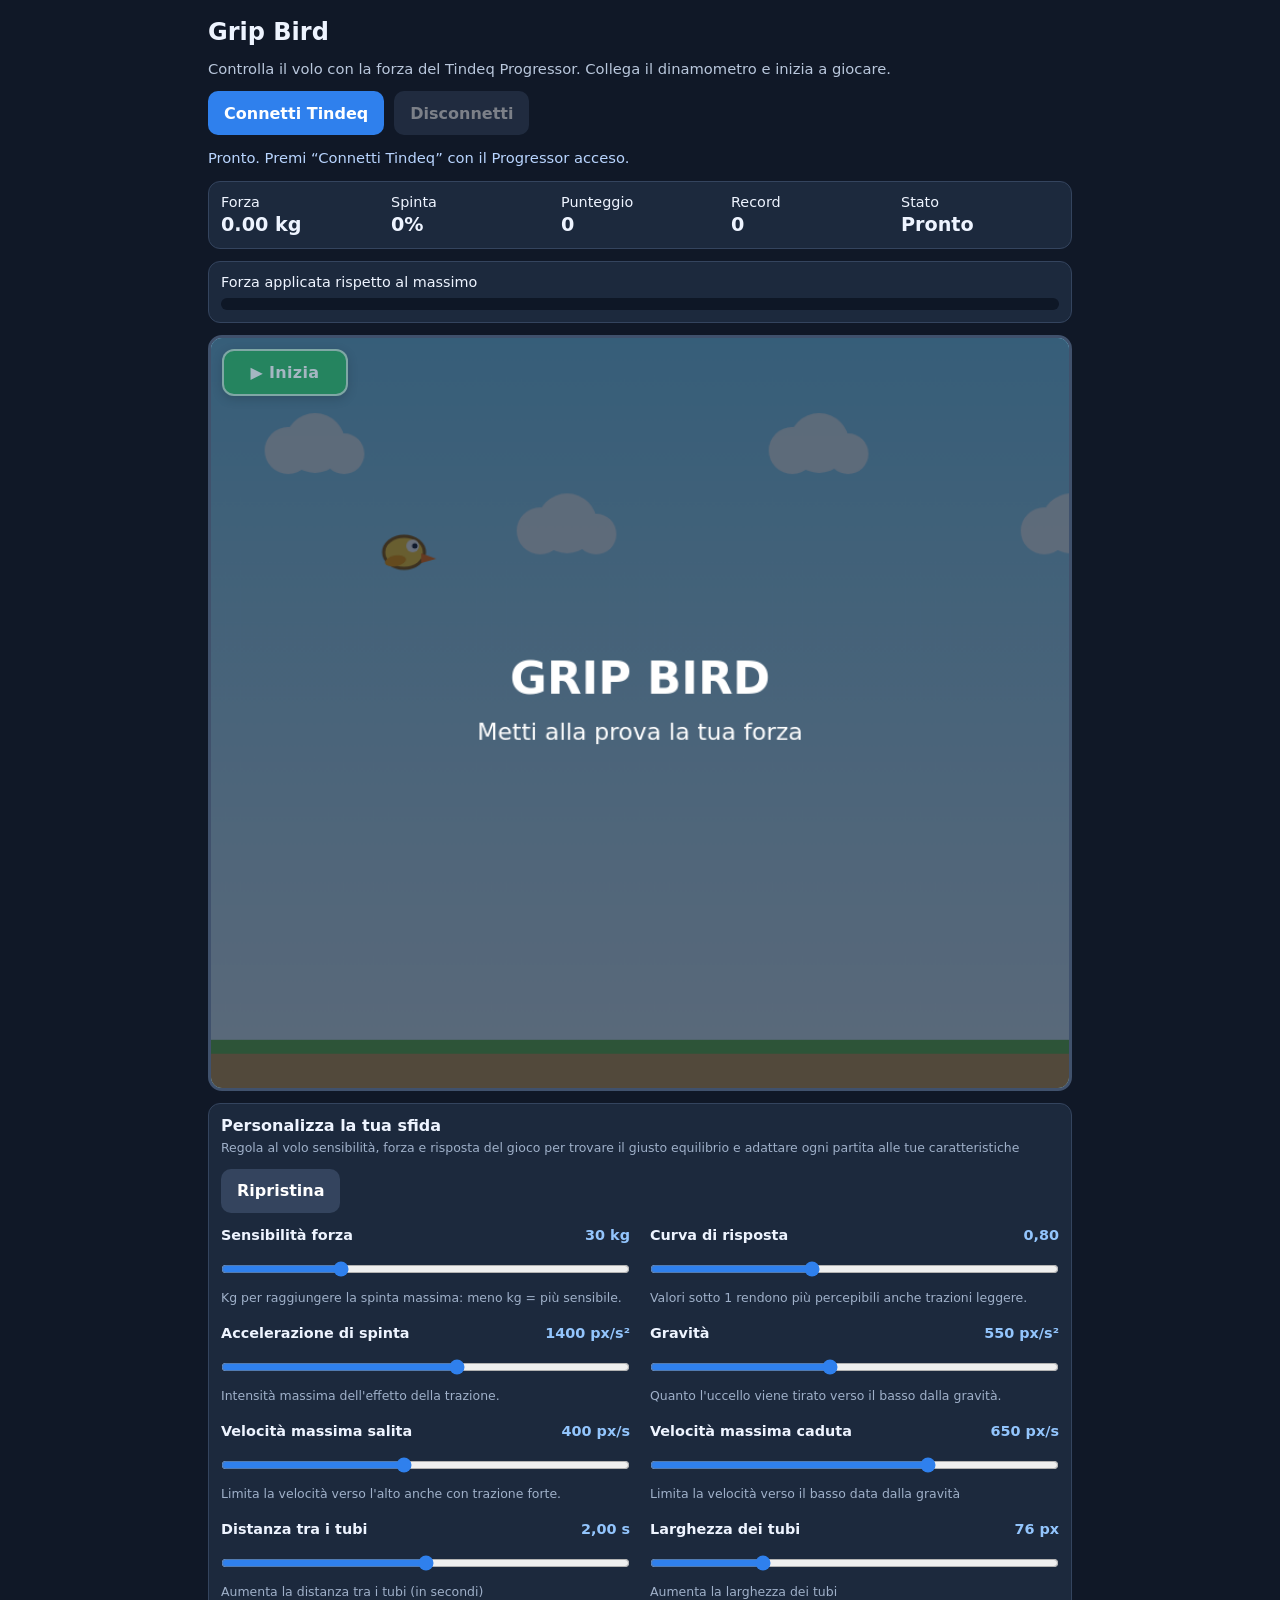
<file: index.html>
<!doctype html>

<html lang="it">
  <head>
    <meta charset="utf-8" />
    <meta name="viewport" content="width=device-width, initial-scale=1">
    <title>Grip Bird — Tindeq Progressor</title>
    <link rel="stylesheet" href="style.css" />
  </head>

  <body>
    <main>
      <h1>Grip Bird</h1>
      <p>
        Controlla il volo con la forza del Tindeq Progressor. Collega il
        dinamometro e inizia a giocare.
      </p>

      <div class="toolbar">
        <button id="connect">Connetti Tindeq</button>
        <button id="disconnect" class="secondary" disabled>Disconnetti</button>
      </div>
      <p id="status">
        Pronto. Premi “Connetti Tindeq” con il Progressor acceso.
      </p>

      <div class="panel stats">
        <div class="stat">Forza<strong id="force">0.00 kg</strong></div>
        <div class="stat">Spinta<strong id="lift">0%</strong></div>
        <div class="stat">Punteggio<strong id="score">0</strong></div>
        <div class="stat">Record<strong id="best">0</strong></div>
        <div class="stat">Stato<strong id="state">Pronto</strong></div>
      </div>

      <div class="panel">
        <div class="stat">Forza applicata rispetto al massimo</div>
        <div class="force-meter"><div id="forceBar"></div></div>
      </div>

      <div class="game-wrap">
        <canvas
          id="game"
          width="800"
          height="700"
          aria-label="Gioco Grip Bird"
        ></canvas>

        <button id="start" class="start-overlay" type="button">▶ Inizia</button>
      </div>

      <section class="panel config-panel" aria-label="Controlli di gioco">
        <div class="config-heading">
          <div>
            <strong>Personalizza la tua sfida</strong>
            <small>
              Regola al volo sensibilità, forza e risposta del gioco per trovare
              il giusto equilibrio e adattare ogni partita alle tue
              caratteristiche
            </small>
          </div>
          <button id="resetConfig" class="secondary" type="button">
            Ripristina
          </button>
        </div>

        <div class="control-grid">
          <label class="tune">
            Sensibilità forza <output id="maxKgOut"></output>
            <input id="maxKgInput" type="range" min="2" max="100" step="1" />
            <small>
              Kg per raggiungere la spinta massima: meno kg = più sensibile.
            </small>
          </label>

          <label class="tune">
            Curva di risposta <output id="exponentOut"></output>
            <input
              id="exponentInput"
              type="range"
              min="0.35"
              max="1.5"
              step="0.05"
            />
            <small>
              Valori sotto 1 rendono più percepibili anche trazioni leggere.
            </small>
          </label>

          <label class="tune">
            Accelerazione di spinta <output id="liftOut"></output>
            <input id="liftInput" type="range" min="300" max="2200" step="25" />
            <small>Intensità massima dell'effetto della trazione.</small>
          </label>

          <label class="tune">
            Gravità <output id="gravityOut"></output>
            <input
              id="gravityInput"
              type="range"
              min="200"
              max="1000"
              step="10"
            />
            <small>Quanto l'uccello viene tirato verso il basso dalla gravità.</small>
          </label>

          <label class="tune">
            Velocità massima salita <output id="riseOut"></output>
            <input id="riseInput" type="range" min="80" max="800" step="10" />
            <small>
              Limita la velocità verso l'alto anche con trazione forte.
            </small>
          </label>

          <label class="tune">
            Velocità massima caduta <output id="fallOut"></output>
            <input id="fallInput" type="range" min="100" max="900" step="10" />
            <small>Limita la velocità verso il basso data dalla gravità</small>
          </label>

          <label class="tune">
            Distanza tra i tubi <output id="pipeIntervalOut"></output>
            <input
              id="pipeIntervalInput"
              type="range"
              min="1"
              max="3"
              step="0.1"
            />
            <small>Aumenta la distanza tra i tubi (in secondi)</small>
          </label>

          <label class="tune">
            Larghezza dei tubi <output id="pipeWidthOut"></output>
            <input
              id="pipeWidthInput"
              type="range"
              min="60"
              max="120"
              step="1"
            />
            <small>Aumenta la larghezza dei tubi</small>
          </label>
        </div>
      </section>
    </main>

    <script src="script.js"></script>
  </body>
</html>
</file>
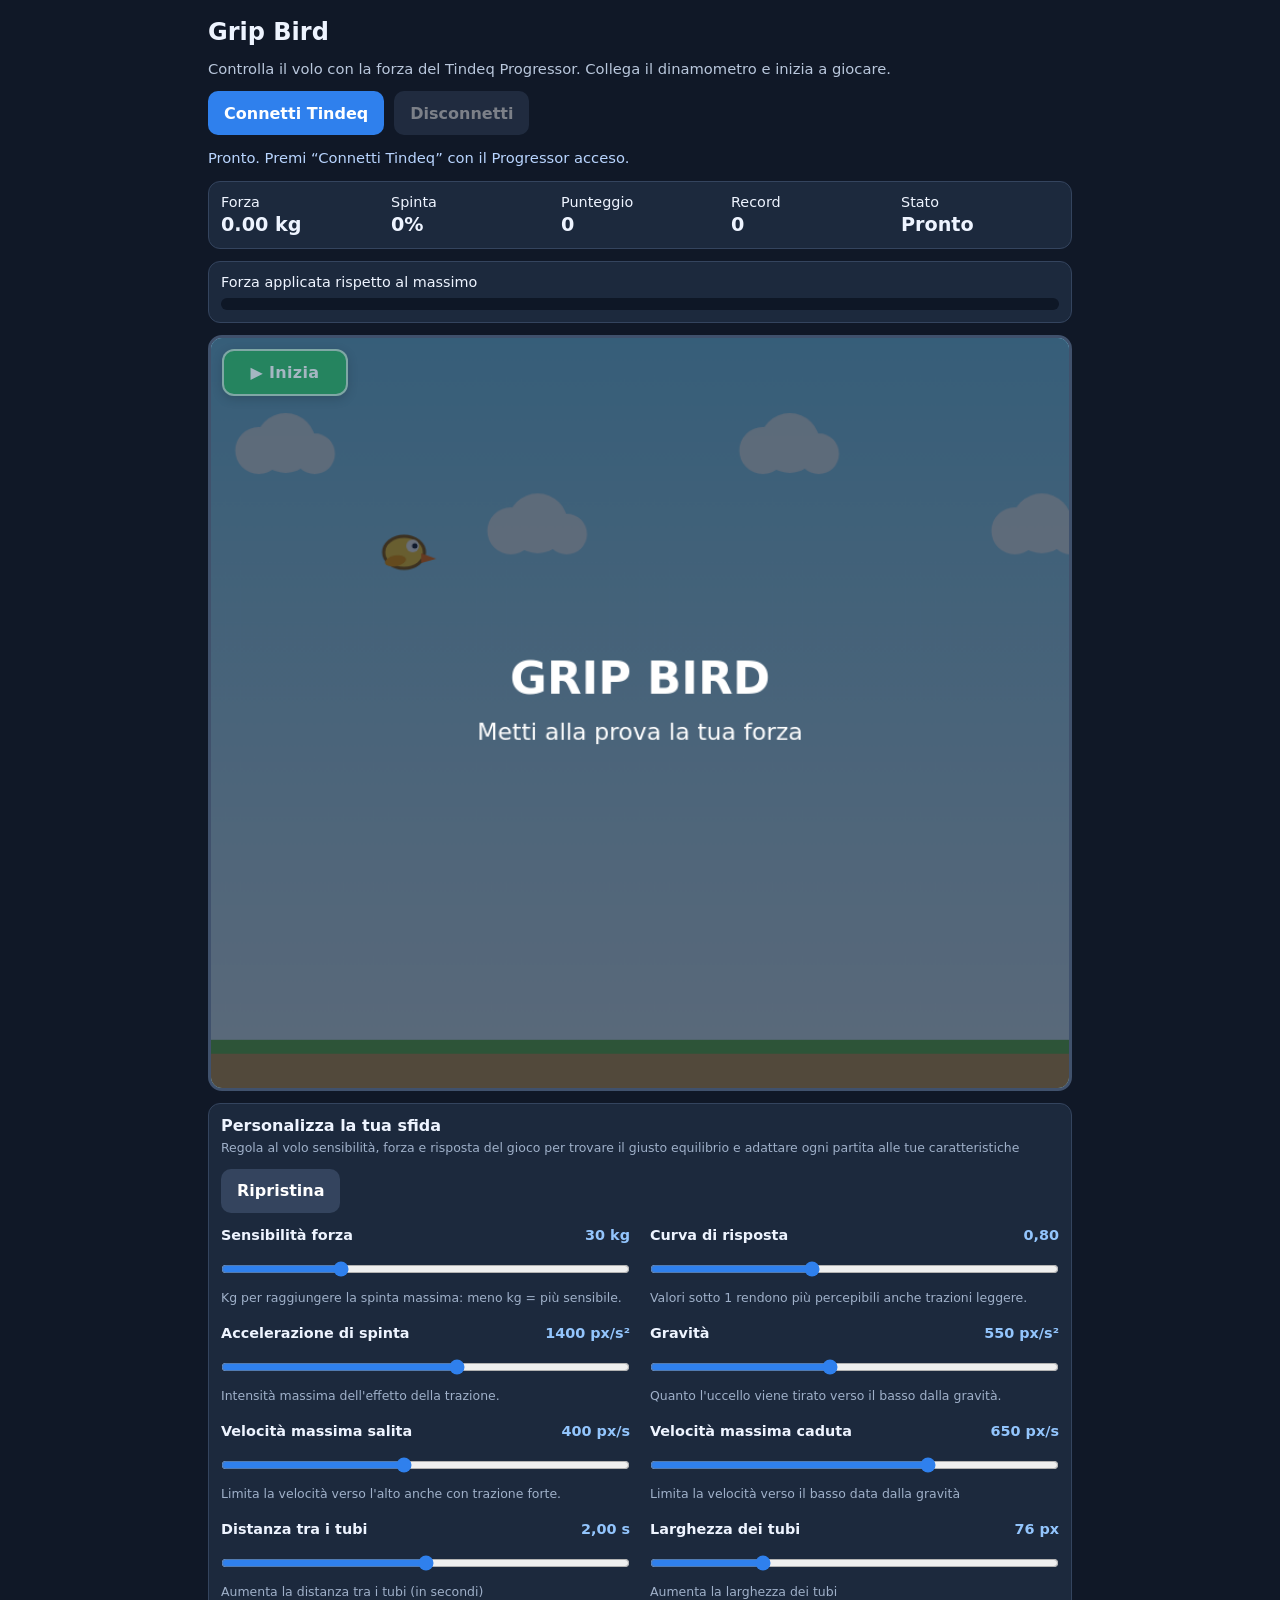
<file: GripBird.html>
<!doctype html>

<html lang="it">
  <head>
    <meta charset="utf-8" />
    <meta
      name="viewport"
      content="width=device-width,initial-scale=1,maximum-scale=1,user-scalable=no"
    />
    <title>Grip Bird — Tindeq Progressor</title>
    <link rel="stylesheet" href="style.css" />
  </head>

  <body>
    <main>
      <h1>Grip Bird</h1>
      <p>
        Controlla il volo con la forza del Tindeq Progressor. Collega il
        dinamometro e inizia a giocare.
      </p>

      <div class="toolbar">
        <button id="connect">Connetti Tindeq</button>
        <button id="disconnect" class="secondary" disabled>Disconnetti</button>
      </div>
      <p id="status">
        Pronto. Premi “Connetti Tindeq” con il Progressor acceso.
      </p>

      <div class="panel stats">
        <div class="stat">Forza<strong id="force">0.00 kg</strong></div>
        <div class="stat">Spinta<strong id="lift">0%</strong></div>
        <div class="stat">Punteggio<strong id="score">0</strong></div>
        <div class="stat">Record<strong id="best">0</strong></div>
        <div class="stat">Stato<strong id="state">Pronto</strong></div>
      </div>

      <div class="panel">
        <div class="stat">Forza applicata rispetto al massimo</div>
        <div class="force-meter"><div id="forceBar"></div></div>
      </div>

      <div class="game-wrap">
        <canvas
          id="game"
          width="800"
          height="700"
          aria-label="Gioco Grip Bird"
        ></canvas>

        <button id="start" class="start-overlay" type="button">▶ Inizia</button>
      </div>

      <section class="panel config-panel" aria-label="Controlli di gioco">
        <div class="config-heading">
          <div>
            <strong>Personalizza la tua sfida</strong>
            <small>
              Regola al volo sensibilità, forza e risposta del gioco per trovare
              il giusto equilibrio e adattare ogni partita alle tue
              caratteristiche
            </small>
          </div>
          <button id="resetConfig" class="secondary" type="button">
            Ripristina
          </button>
        </div>

        <div class="control-grid">
          <label class="tune">
            Sensibilità forza <output id="maxKgOut"></output>
            <input id="maxKgInput" type="range" min="2" max="100" step="1" />
            <small>
              Kg per raggiungere la spinta massima: meno kg = più sensibile.
            </small>
          </label>

          <label class="tune">
            Curva di risposta <output id="exponentOut"></output>
            <input
              id="exponentInput"
              type="range"
              min="0.35"
              max="1.5"
              step="0.05"
            />
            <small>
              Valori sotto 1 rendono più percepibili anche trazioni leggere.
            </small>
          </label>

          <label class="tune">
            Accelerazione di spinta <output id="liftOut"></output>
            <input id="liftInput" type="range" min="300" max="2200" step="25" />
            <small>Intensità massima dell'effetto della trazione.</small>
          </label>

          <label class="tune">
            Gravità <output id="gravityOut"></output>
            <input
              id="gravityInput"
              type="range"
              min="200"
              max="1000"
              step="10"
            />
            <small>Quanto l'uccello viene tirato verso il basso dalla gravità.</small>
          </label>

          <label class="tune">
            Velocità massima salita <output id="riseOut"></output>
            <input id="riseInput" type="range" min="80" max="800" step="10" />
            <small>
              Limita la velocità verso l'alto anche con trazione forte.
            </small>
          </label>

          <label class="tune">
            Velocità massima caduta <output id="fallOut"></output>
            <input id="fallInput" type="range" min="100" max="900" step="10" />
            <small>Limita la velocità verso il basso data dalla gravità</small>
          </label>

          <label class="tune">
            Distanza tra i tubi <output id="pipeIntervalOut"></output>
            <input
              id="pipeIntervalInput"
              type="range"
              min="1"
              max="3"
              step="0.1"
            />
            <small>Aumenta la distanza tra i tubi (in secondi)</small>
          </label>

          <label class="tune">
            Larghezza dei tubi <output id="pipeWidthOut"></output>
            <input
              id="pipeWidthInput"
              type="range"
              min="60"
              max="120"
              step="1"
            />
            <small>Aumenta la larghezza dei tubi</small>
          </label>
        </div>
      </section>
    </main>

    <script src="script.js"></script>
  </body>
</html>
</file>
<file: style.css>
:root {
  color-scheme: dark;
  font-family:
    system-ui,
    -apple-system,
    BlinkMacSystemFont,
    "Segoe UI",
    sans-serif;
}

* {
  box-sizing: border-box;
}

body {
  margin: 0;
  background: #101827;
  color: #eef4ff;
  display: flex;
  min-height: 100vh;
  justify-content: center;
}

main {
  width: min(100%, 900px);
  padding: 18px;
  display: flex;
  flex-direction: column;
  gap: 12px;
}

h1 {
  margin: 0;
  font-size: 1.5rem;
}

p {
  margin: 0;
  color: #b9c7dc;
  font-size: 0.92rem;
  line-height: 1.45;
}

/* Toolbar e controlli */

.toolbar,
.stats,
.controls {
  display: flex;
  gap: 10px;
  flex-wrap: wrap;
  align-items: center;
}

button {
  border: 0;
  border-radius: 10px;
  padding: 12px 16px;
  min-height: 44px;
  font: inherit;
  font-weight: 700;
  background: #2f80ed;
  color: white;
  cursor: pointer;
  touch-action: manipulation;
}

button.secondary {
  background: #34445e;
}

button:disabled {
  opacity: 0.45;
  cursor: not-allowed;
}

/* Canvas */

.game-wrap {
  position: relative;
  width: 100%;
}

canvas {
  display: block;
  width: 100%;
  height: auto;
  aspect-ratio: 8 / 7;
  background: #8ed8f5;
  border: 3px solid #40516c;
  border-radius: 14px;
  touch-action: manipulation;
}

/* Pulsante inizio gioco */

.start-overlay {
  position: absolute;
  top: 14px;
  left: 14px;
  z-index: 5;
  padding: 12px 18px;
  min-width: 126px;
  border: 2px solid rgba(255, 255, 255, 0.7);
  border-radius: 12px;
  background: #16a34a;
  color: #fff;
  font-size: 1rem;
  font-weight: 800;
  letter-spacing: 0.02em;
  box-shadow: 0 3px 10px rgba(0, 0, 0, 0.28);
}

.start-overlay:hover {
  background: #15803d;
}

.start-overlay:focus-visible {
  outline: 3px solid #fff;
  outline-offset: 3px;
}

.start-overlay:disabled {
  opacity: 0.55;
  cursor: not-allowed;
}

.start-overlay[hidden] {
  display: none;
}

/* Pannelli */

.panel {
  background: #1c293d;
  border: 1px solid #34445e;
  border-radius: 12px;
  padding: 12px;
}

/* Statistiche */

.stats {
  display: grid;
  grid-template-columns: repeat(5, minmax(0, 1fr));
  gap: 12px;
}

.stat {
  min-width: 0;
  font-size: 0.9rem;
}

.stat strong {
  display: block;
  margin-top: 3px;
  font-size: 1.2rem;
  font-variant-numeric: tabular-nums;
  overflow-wrap: anywhere;
}

#status {
  min-height: 1.3em;
  color: #b9d5ff;
}

small {
  color: #9fb0c9;
  line-height: 1.45;
}

/* Indicatore forza */

.force-meter {
  height: 12px;
  width: 100%;
  overflow: hidden;
  background: #0e1726;
  border-radius: 999px;
  margin-top: 8px;
}

.force-meter > div {
  width: 0%;
  height: 100%;
  background: #f59e0b;
  transition: width 70ms linear;
}

/* Configurazione */

.config-note {
  display: flex;
  flex-direction: column;
  gap: 5px;
}

code {
  color: #d8e8ff;
  background: #101827;
  border-radius: 5px;
  padding: 2px 5px;
}

.config-panel {
  display: flex;
  flex-direction: column;
  gap: 14px;
}

.config-heading {
  display: flex;
  justify-content: space-between;
  gap: 12px;
  align-items: center;
  flex-wrap: wrap;
}

.config-heading small,
.tune small {
  display: block;
  color: #9fb0c9;
  font-size: 0.78rem;
  font-weight: 400;
  margin-top: 4px;
}

.control-grid {
  display: grid;
  grid-template-columns: repeat(2, minmax(0, 1fr));
  gap: 18px 20px;
}

.tune {
  display: block;
  min-width: 0;
  font-size: 0.9rem;
  font-weight: 650;
}

.tune output {
  float: right;
  color: #93c5fd;
  font-variant-numeric: tabular-nums;
}

.tune input {
  display: block;
  width: 100%;
  min-height: 32px;
  margin: 10px 0 4px;
  accent-color: #2f80ed;
  cursor: pointer;
}

/* Tablet */

@media (max-width: 700px) {
  main {
    padding: 14px;
  }

  .stats {
    grid-template-columns: repeat(3, minmax(0, 1fr));
  }
}

/* Smartphone */

@media (max-width: 560px) {
  main {
    padding: 12px;
    gap: 10px;
  }

  h1 {
    font-size: 1.35rem;
  }

  p {
    font-size: 0.88rem;
  }

  .toolbar {
    display: grid;
    grid-template-columns: 1fr 1fr;
    gap: 8px;
  }

  .toolbar button {
    width: 100%;
    padding: 12px 8px;
    font-size: 0.88rem;
  }

  .stats {
    grid-template-columns: repeat(2, minmax(0, 1fr));
    gap: 14px 10px;
  }

  .stat {
    font-size: 0.82rem;
  }

  .stat strong {
    font-size: 1.15rem;
  }

  .panel {
    padding: 11px;
  }

  .game-wrap canvas {
    border-width: 2px;
    border-radius: 10px;
  }

  .start-overlay {
    top: 10px;
    left: 10px;
    min-width: 110px;
    padding: 11px 14px;
    font-size: 0.9rem;
  }

  .config-heading {
    align-items: flex-start;
  }

  .config-heading button {
    width: 100%;
  }

  .control-grid {
    grid-template-columns: 1fr;
    gap: 20px;
  }

  .tune {
    font-size: 0.9rem;
  }

  .tune input {
    min-height: 40px;
  }

  .tune small {
    font-size: 0.8rem;
  }
}

/* Smartphone molto piccoli */

@media (max-width: 360px) {
  main {
    padding: 8px;
  }

  .stats {
    gap: 12px 6px;
  }

  .stat strong {
    font-size: 1.05rem;
  }
}
</file>
